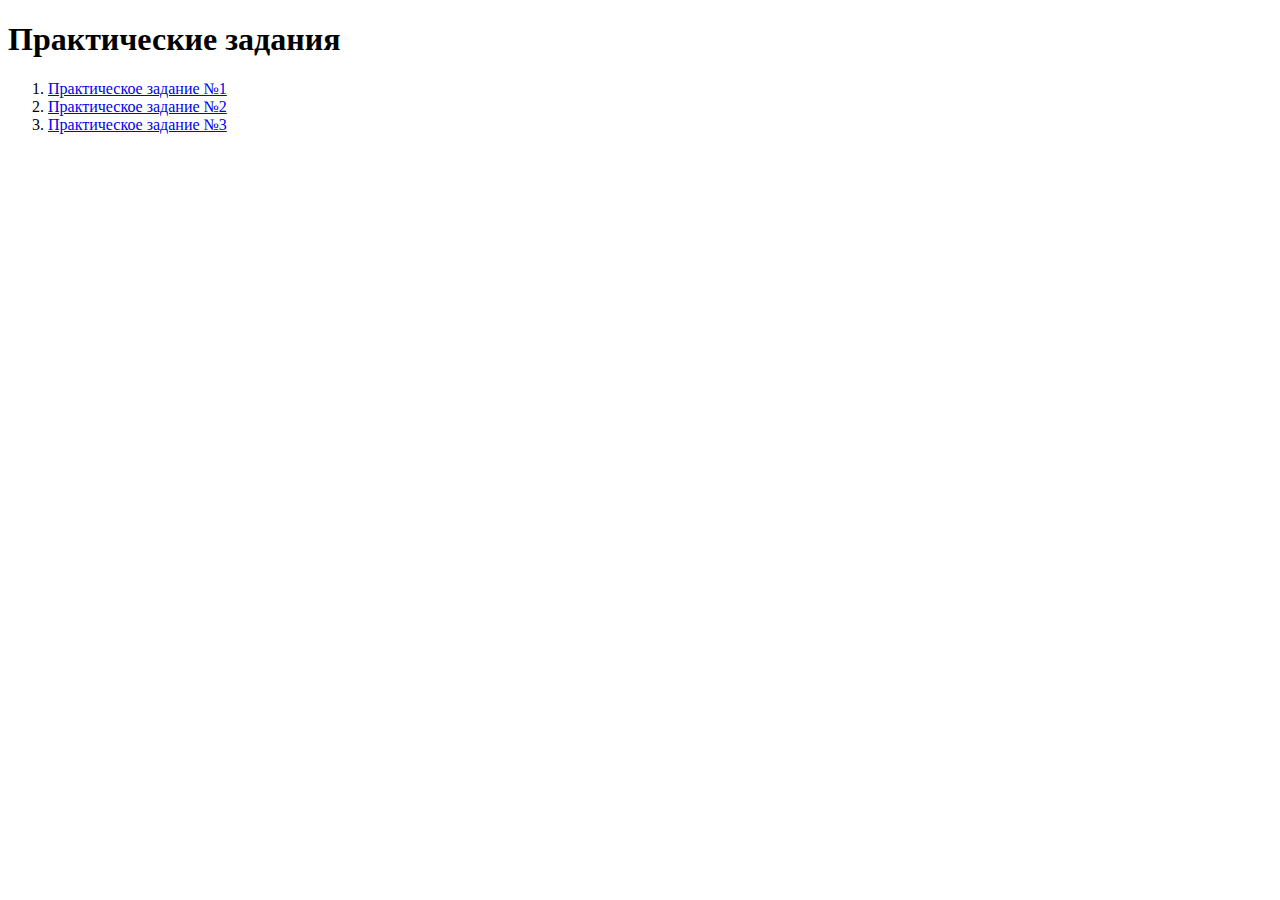
<file: index.html>
<!DOCTYPE html>
<html lang="en">
<head>
    <meta charset="UTF-8">
    <meta name="viewport" content="width=device-width, initial-scale=1.0">
    <title>Практические задания</title>
</head>
<body>
    <h1>Практические задания</h1>
    <ol>
        <li><a href="task1.html">Практическое задание №1</a></li>
        <li><a href="task2.html">Практическое задание №2</a></li>
         <li><a href="task3.html">Практическое задание №3</a></li>
    </ol>

</body>
</html>
</file>
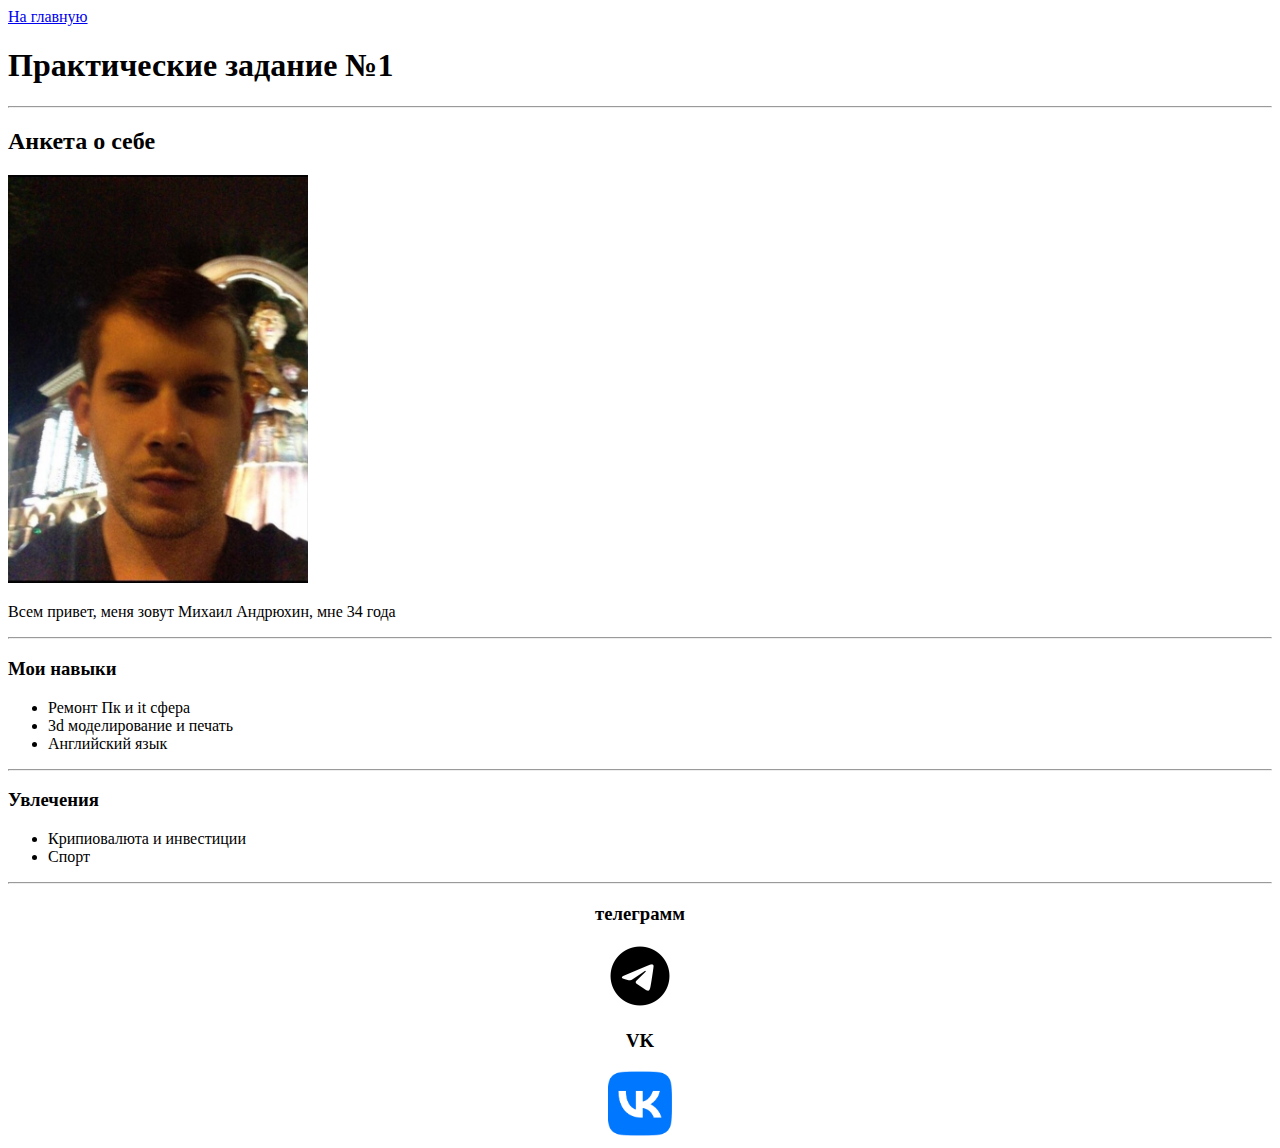
<file: task1.html>
<!DOCTYPE html>
<html lang="en">

<head>
    <meta charset="UTF-8">
    <meta name="viewport" content="width=device-width, initial-scale=1.0">
    <title>Практические Задание №1</title>
</head>

<body>
    <a href="index.html">На главную</a>
    <h1>Практические задание №1</h1>
    <hr>
    <h2>Анкета о себе</h2>
    <img width="300" src="1.jpg" alt="Изображение человека">
    <p>Всем привет, меня зовут Михаил Андрюхин, мне 34 года</p>
    <hr>
    <h3>Мои навыки</h3>
    <ul>
        <li>Ремонт Пк и it сфера</li>
        <li>3d моделирование и печать</li>
        <li>Английский язык</li>
        
    </ul>
    <hr>
    <h3>Увлечения</h3>
    <ul>
        <li>Крипиовалюта и инвестиции</li>
        <li>Спорт</li>
    </ul>
    <hr>
    <center><h3>телеграмм</h3>
    <a href="https://t.me/d55t4">
        <img width="64" src="telegram.png" alt="телеграмм">
  
    </a>
    <center><h3>VK</h3>
    <a href="https://vk.com/andrnm">
        <img width="64" src="VK.png" alt="телеграмм">
</body>

</html>
</file>
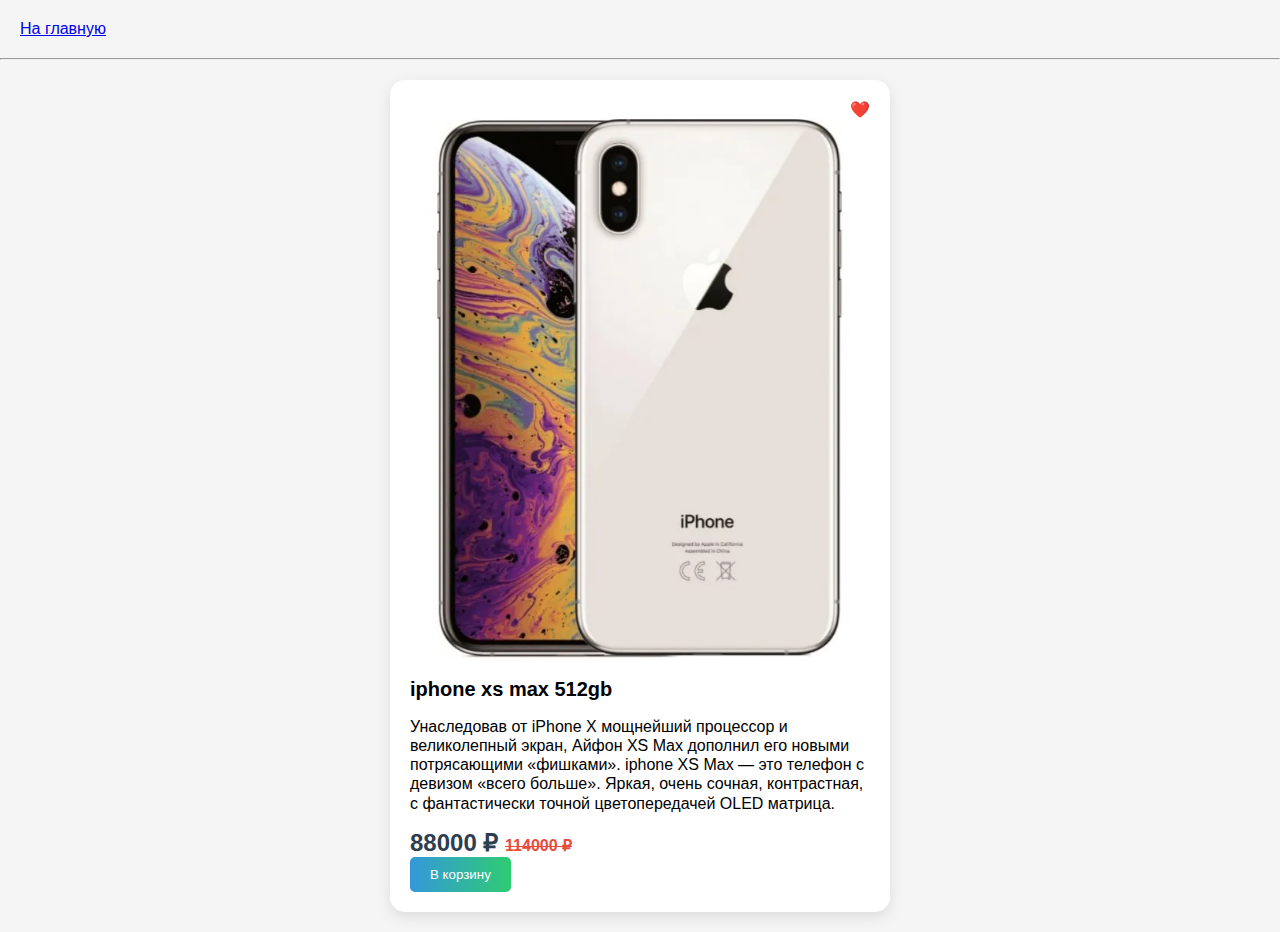
<file: task2.html>
<!DOCTYPE html>
<html lang="en">

<head>
    <meta charset="UTF-8">
    <meta name="viewport" content="width=device-width, initial-scale=1.0">
    <title>Document</title>
    <link rel="stylesheet" href="task2.css">
</head>

<body>
    <a class="back-to-main" href="index.html">На главную</a>
    <hr>

    <div class="card">
        <p class="favorite">
            <a href="#">❤️</a>
        </p>
        <img src="iphone.jpg" alt="">
        <h3>iphone xs max 512gb</h3>
        <p class="info">Унаследовав от iPhone X мощнейший процессор и великолепный экран, Айфон XS Max дополнил его новыми потрясающими «фишками».
        iphone XS Max — это телефон с девизом «всего больше». Яркая, очень сочная, контрастная, с фантастически точной цветопередачей OLED матрица.</p>
        <p class="price">88000 ₽ <span class="old-price">114000 ₽</span></p>
        <button>В корзину</button>
    </div>


</body>

</html>
</file>
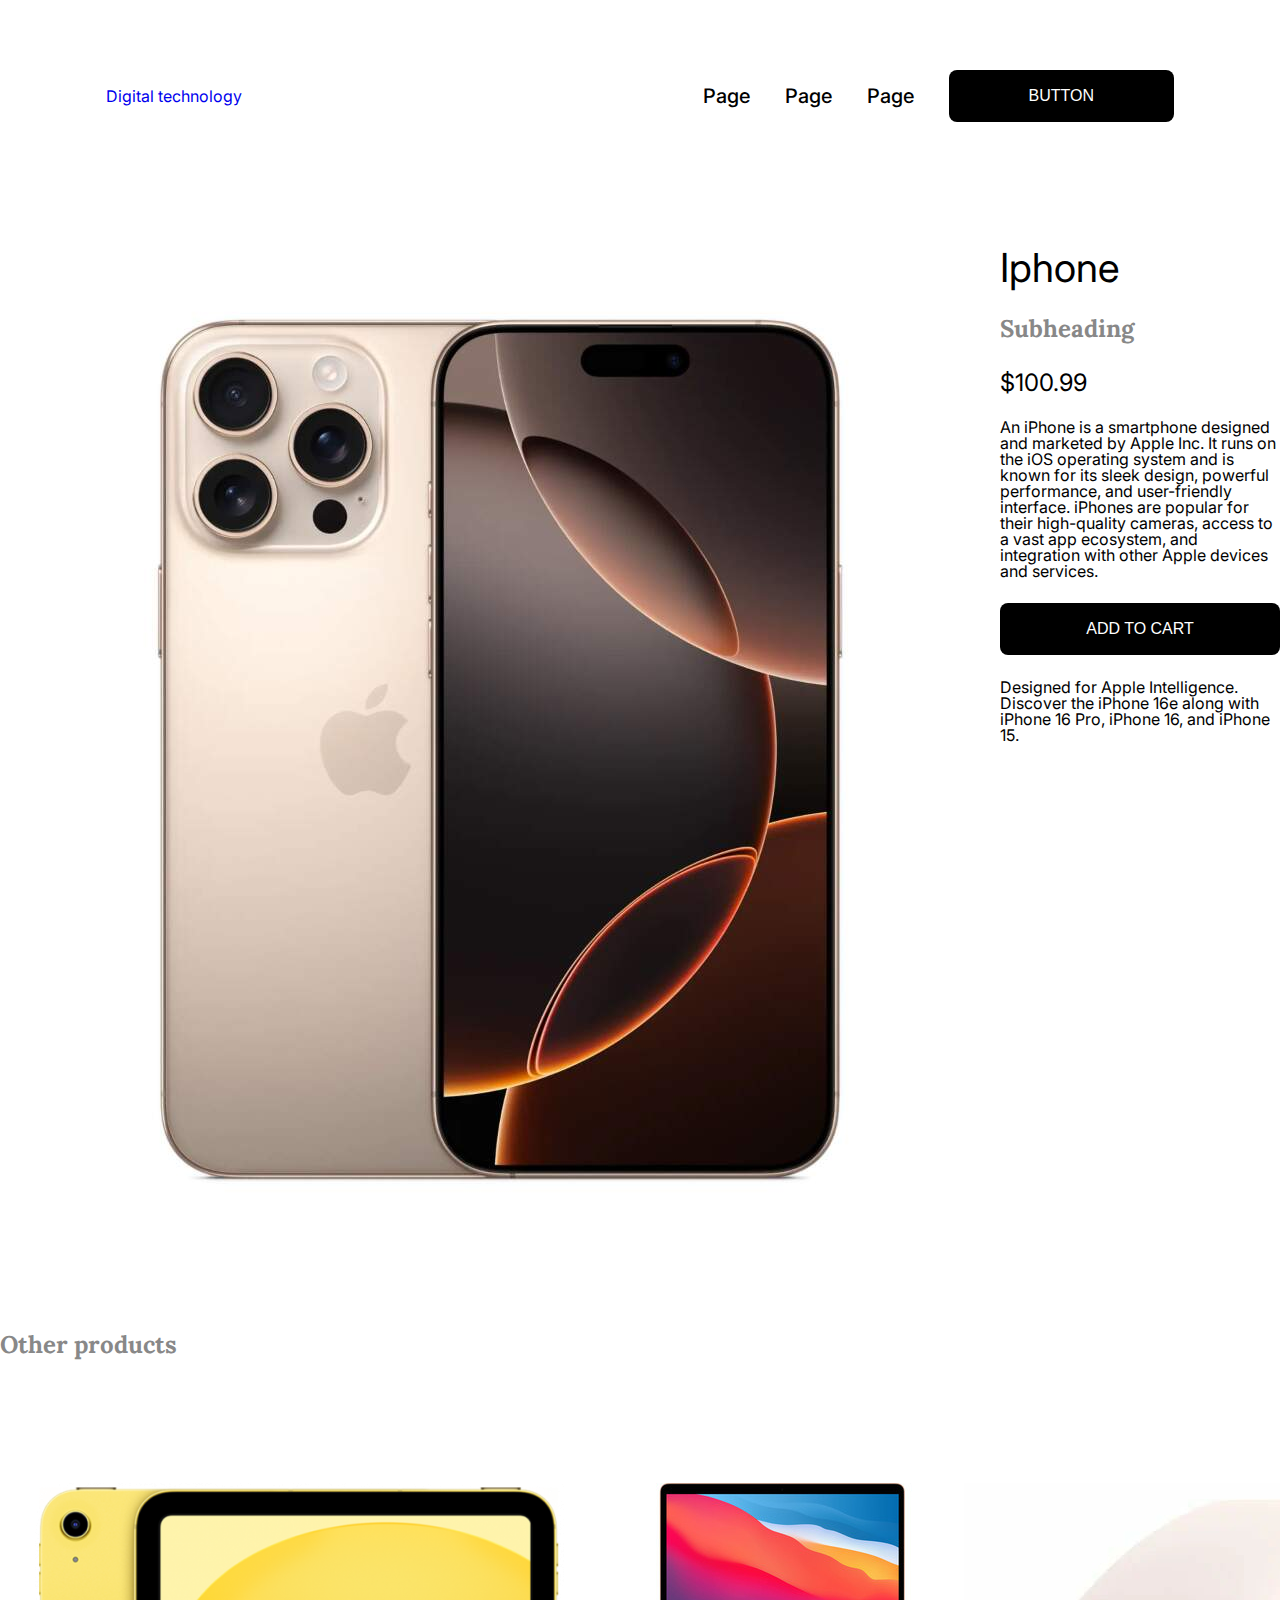
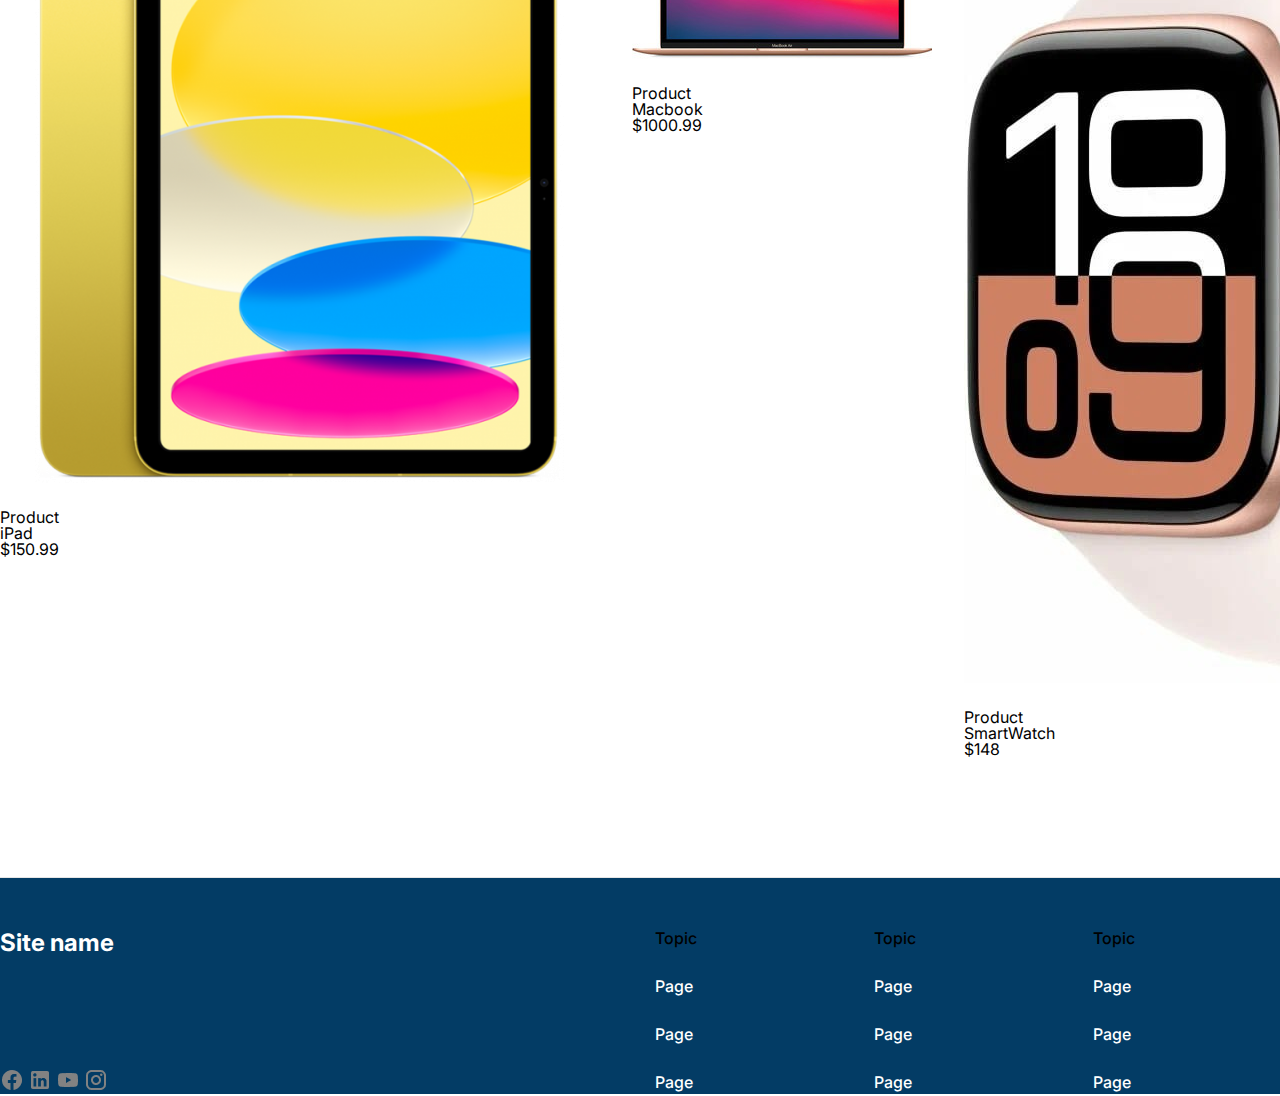
<file: task3.html>
<!DOCTYPE html>
<html lang="en">
<head>
    <meta charset="UTF-8">
    <meta name="viewport" content="width=device-width, initial-scale=1.0">
    <title>Document</title>
    <link rel="stylesheet" href="css/reset.css">
    <link rel="stylesheet" href="css/task3.css">
</head>
<body>
    <header>
        <a class="logo" href="#">
            Digital technology
        </a>
        <nav>
            <a href="#">Page</a>
            <a href="#">Page</a>
            <a href="#">Page</a>
            <button>Button</button>
        </nav>
    </header>

    <main>
        <section class="hero-product">
            <img src="images/task3/hero.jpg" alt="">
            <div class="hero-product-description">
                <h1>Iphone</h1>
                <h2>Subheading</h2>
                <p class="hero-product-price">$100.99</p>
                <p class="hero-product-about">An iPhone is a smartphone designed and marketed by Apple Inc. It runs on the iOS operating system and is known for its sleek design, powerful performance, and user-friendly interface. iPhones are popular for their high-quality cameras, access to a vast app ecosystem, and integration with other Apple devices and services. </p>
                <button>Add to Cart</button>
                <p class="hero-product-additional-details">Designed for Apple Intelligence. Discover the iPhone 16e along with iPhone 16 Pro, iPhone 16, and iPhone 15.</p>
            </div>
        </section>

        <section class="products">
            <h2>Other products</h2>
            <div class="product-cards">
                <figure class="product-card">
                    <img src="images/task3/cards/card-1.png" alt="">
                    <figcaption>
                        <h3>Product</h3>
                        <p class="product-card-about">iPad</p>
                        <p class="product-card-price">$150.99</p>
                    </figcaption>
                </figure>
                <figure class="product-card">
                    <img src="images/task3/cards/card-2.jpg" alt="">
                    <figcaption>
                        <h3>Product</h3>
                        <p class="product-card-about">Macbook</p>
                        <p class="product-card-price">$1000.99</p>
                    </figcaption>
                </figure>
                <figure class="product-card">
                    <img src="images/task3/cards/card-3.jpg" alt="">
                    <figcaption>
                        <h3>Product</h3>
                        <p class="product-card-about">SmartWatch</p>
                        <p class="product-card-price">$148</p>
                    </figcaption>
                </figure>
            </div>
        </section>
    </main>

    <footer>
        <div class="footer-info">
            <h2>Site name</h2>
            <div class="social-media">
                <a href="#"><img src="images/task3/icons/Icon.png" alt=""></a>
                <a href="#"><img src="images/task3/icons/Icon-1.png" alt=""></a>
                <a href="#"><img src="images/task3/icons/Icon-2.png" alt=""></a>
                <a href="#"><img src="images/task3/icons/Icon-3.png" alt=""></a>
            </div>
        </div>
        <div class="footer-links">
            <ul class="footer-links-list">
                <h3>Topic</h3>
                <li><a href="#">Page</a></li>
                <li><a href="#">Page</a></li>
                <li><a href="#">Page</a></li>
            </ul>
            <ul class="footer-links-list">
                <h3>Topic</h3>
                <li><a href="#">Page</a></li>
                <li><a href="#">Page</a></li>
                <li><a href="#">Page</a></li>
            </ul>
            <ul class="footer-links-list">
                <h3>Topic</h3>
                <li><a href="#">Page</a></li>
                <li><a href="#">Page</a></li>
                <li><a href="#">Page</a></li>
            </ul>
        </div>

    </footer>


</body>
</html>
</file>
<file: task2.css>
* {
    font-family: Arial;
    margin: 0;
    padding: 0;
    box-sizing: border-box;
}

.back-to-main {
    display: block;
    margin: 20px;
    width: max-content;
}

body {
    background: #f5f5f5;
}


.card {
    max-width: 500px;
    width: 100%;
    background: white;
    margin: 20px auto;
    padding: 20px;
    border-radius: 15px;
    box-shadow: 0px 5px 15px rgba(0, 0, 0, .1);
    transition: 0.3s;
}

.card:hover{
    transform: scale(1.02);
}


.card .favorite {
    text-align: right;
}

.card .favorite a {
    text-decoration: none;
}

.card img{
    width: 100%;
}


.card h3{
    margin: 16px 0px;
    font-size: 20px;
}

.card .info{
    line-height: 1.2;
    margin: 16px 0px;
}

.card .price{
    color: #2c3e50;
    font-weight: bold;
    font-size: 24px;
}

.card .old-price{
    color: #e74c3c;
    text-decoration: line-through;
    font-size: 16px;
}

.card button{
    background: linear-gradient(to right, #3498db, #2ecc71);
    color: white;
    border: none;
    padding: 10px 20px;
    border-radius: 5px;
    cursor: pointer;
}

.card button:hover{
    filter: brightness(0.95);
}
</file>
<file: css/task3.css>
@import url('https://fonts.googleapis.com/css2?family=Inter:ital,opsz,wght@0,14..32,100..900;1,14..32,100..900&family=Lora:ital,wght@0,400..700;1,400..700&display=swap');

* {
    box-sizing: border-box;
    text-decoration: none;

}

body {
    font-family: "Inter", sans-serif;
}

.hero-product{
    margin: 56px 0px 80px ;
    display: flex ;
    justify-content: space-between ;

}

header button, .hero-product-description button {
    background: black ;
    color: white ;
    height: 52px ;
    border-radius: 8px ;
    border: none ;
    cursor: pointer ;
    font-size: 16px ;
}

 .product-cards{
         margin: 120px 0px 120px ;
        display: flex ;
        gap: 32px ;

    }

    .product-card{
        flex: auto;
    }
    
    .product-card figcaption{
        margin-top: 24px;

    }

.hero-product-description button{
    width: unset;
}

.hero-product-description{
    display: flex;
    flex-direction: column ;
    gap: 24px ;
 

}

.hero-product-description h2, 
.hero-product-price,
.products h2,
.footer-info h2
{
    font-size: 24px ;
    line height: 150% ;

}

h1{
    font-size: 40px ;
    font font-weight: 600 ;
   
}

header {
    display: flex;
    align-items: center;
    justify-content: space-between;
    max-width: 1512px;
    padding: 70px 106px;
}

.logo 
header nav a
.hero-product-about
.product-card figcaption
{
    color: black;
    font-size: 32px;
    font-weight: 900;
    font-size: 20px;
    line-height: 150px;
}

header nav {
    display: flex;
    align-items: center;
    gap: 35px;
}

header nav a {
    font-size: 20px;
    font-weight: 500;
    color: black;
}

button {
    border: none;
    padding: 10px 80px;
    background: #076BB2;
    color: white;
    font-size: 24px;
    font-weight: 500;
    text-transform: uppercase;
    cursor: pointer;
}

.lang {
    display: flex;
    align-items: center;
    gap: 3px;
}

.hero {
    height: 981px;
    background: url(../images/hero.png);
    background-position: center;
    background-size: cover;
    display: flex;
    align-items: end;
    justify-content: center;
    padding-bottom: 139px;
}

.hero-search {
    display: flex;
}

.hero-search div {
    width: 235px;
    padding: 24px 20px;
    color: white !important;
}


.hero-search select {
    color: white;
    background: transparent;
    border: none;
    width: 100%;
    font-size: 20px;
    font-weight: 600;
    line-height: 24px;
    margin: 5px 0px;
}

.hero-search button {
    padding: 20px;
}

h2 {
    font-family: "Lora", sans-serif;
    font-size: 64px;
    line-height: 145%;
    color: #888888;
    font-weight: 700;
}

.about {
    text-align: center;
    max-width: 1080px;
    padding: 60px;
    width: 100%;
    margin: 100px auto;
}

.about p {
    margin: 16px 0px;
}

.events {
    padding: 0px 106px;
    text-align: center;
}

.event-cards {
    display: flex;
    gap: 20px;
    justify-content: center;
    margin: 25px 0px;
}

.event-card {
    width: 420px;
    position: relative;
}

.event-card img {
    width: 100%;
    height: 359px;
    object-fit: cover;
}

.event-card figcaption {
    padding: 50px;
}

.event-card h4 {
    font-size: 20px;
    font-weight: 400;
    line-height: 150%;
    margin-bottom: 10px;
}

.event-card p {
    font-size: 16px;
    font-weight: 500;
    line-height: 19px;
    text-transform: uppercase;
}


.event-card-date {
    position: absolute;
    top: 0;
    left: 0;
    width: 130px;
    height: 130px;
    display: flex;
    align-items: center;
    justify-content: center;
    flex-direction: column;
    background: white;
}

.event-card-number {
    font-size: 40px;
}

.event-card-month {
    font-size: 20px;
}

.contact-us {
    margin: 100px 0px;
    text-align: center;
}

.contact-form {
    padding: 70px;
    display: flex;
    flex-direction: column;
    gap: 65px;
    max-width: 1080px;
    margin: 0 auto;
}

.contact-form-fields {
    display: grid;
    grid-template-columns: repeat(2, 1fr);
    gap: 65px;
}

.contact-form-fields input {
    border: none;
    outline: none;
    border-bottom: 1px solid black;
    font-size: 16px;
    padding: 10px;
}

.contact-form button {
    width: max-content;
    align-self: center;
}

.contact-form textarea {
    padding: 10px;
    border: 1px solid black;
    resize: none;
    height: 100px;
}

footer {
    background: #033C65;
    color: white;
    display: flex;
    justify-content: space-between;
    border-top: 1px solid #e6e6e6;
    padding-top: 48px;
}

.footer-info {
    display: flex;
    justify-content: space-between;
    flex-direction: column;
}

footer h2 {
    font-family: "Inter", serif;
    text-align: center;
    color: white;
    margin-bottom: 65px;
}

.footer-links {
    display: flex;
    gap: 32px;
}

.footer-links-list {
    display: flex;
    flex-direction: column;
    gap: 24px;
    width: 187px ;

}

.footer-links-list h4 {
    color: white;
    font-family: "Lora", serif;
    font-weight: 700;
    margin-bottom: 14px;
    font-size: 24px;
}

.footer-links-list a, .footer-links h3 {
    color: white;
    font-weight: 500;
    line-height: 150%;
    text-decoration: none;
}

.footer-links h3 {
  color:black;
}

.footer-social-media {
    display: flex;
    align-items: center;
    gap: 24px;
    padding-bottom: 20px;
    border-bottom: 1px solid white;
}



.footer-additional-policy {
    display: flex;
    gap: 15px;
    padding: 15px 0px;
}

.footer-additional-policy a {
    color: white;
    font-weight: 100;
}

.footer-rights {
    opacity: 0.5;
    font-weight: 100;
}


.burger-menu-btn {
    all: unset;
    cursor: pointer;
    display: none;
}


@media screen and (max-width: 1224px) {
    header {
        padding: 40px;
    }
}

@media screen and (max-width: 992px) {
    .burger-menu-btn {
        display: block;
    }

    header nav {
        display: none;
    }

    .hero-search div {
        width: unset;
    }

    .hero-search {
        flex-direction: column;
        width: max(50%, 400px);
    }

    .event-cards {
        display: flex;
        flex-wrap: wrap;
    }

    .event-card {
        max-width: 600px;
        min-width: 400px;
        flex: 1;
    }

}

@media screen and (max-width: 768px) {
    .contact-form-fields {
        grid-template-columns: repeat(1, 1fr);
    }

    .footer-links,
    .footer-rights,
    .footer-additional-policy,
    .footer-additional {
        display: none;
    }

    footer h2 {
        margin: unset;
    }
}

@media screen and (max-width: 576px) {
    header {
        padding: 20px;
    }

    header .logo {
        font-size: 16px;
    }

    h2 {
        font-size: 20px;
    }

    .about p {
        font-size: 12px;
    }

    .event-card {
        max-width: none;
        min-width: 450px;
        width: 100%;
    }

    .events {
        padding: 10px;
    }

}

@media screen and (max-width: 350px) {
    
    .hero{
        height: 468px;
        padding-bottom: 20px;
    }
    
    .hero-search {
        margin: 10px;
        width: 100%;
        
    }

    .event-card {
        min-width: 300px;
        width: 100%;
    }

    .event-card-date {
        width: 70px;
        height: 70px;
    }

    .event-card-month {
        font-size: 14px;
    }

    .event-card-number {
        font-size: 18px;
    }


   
}
</file>
